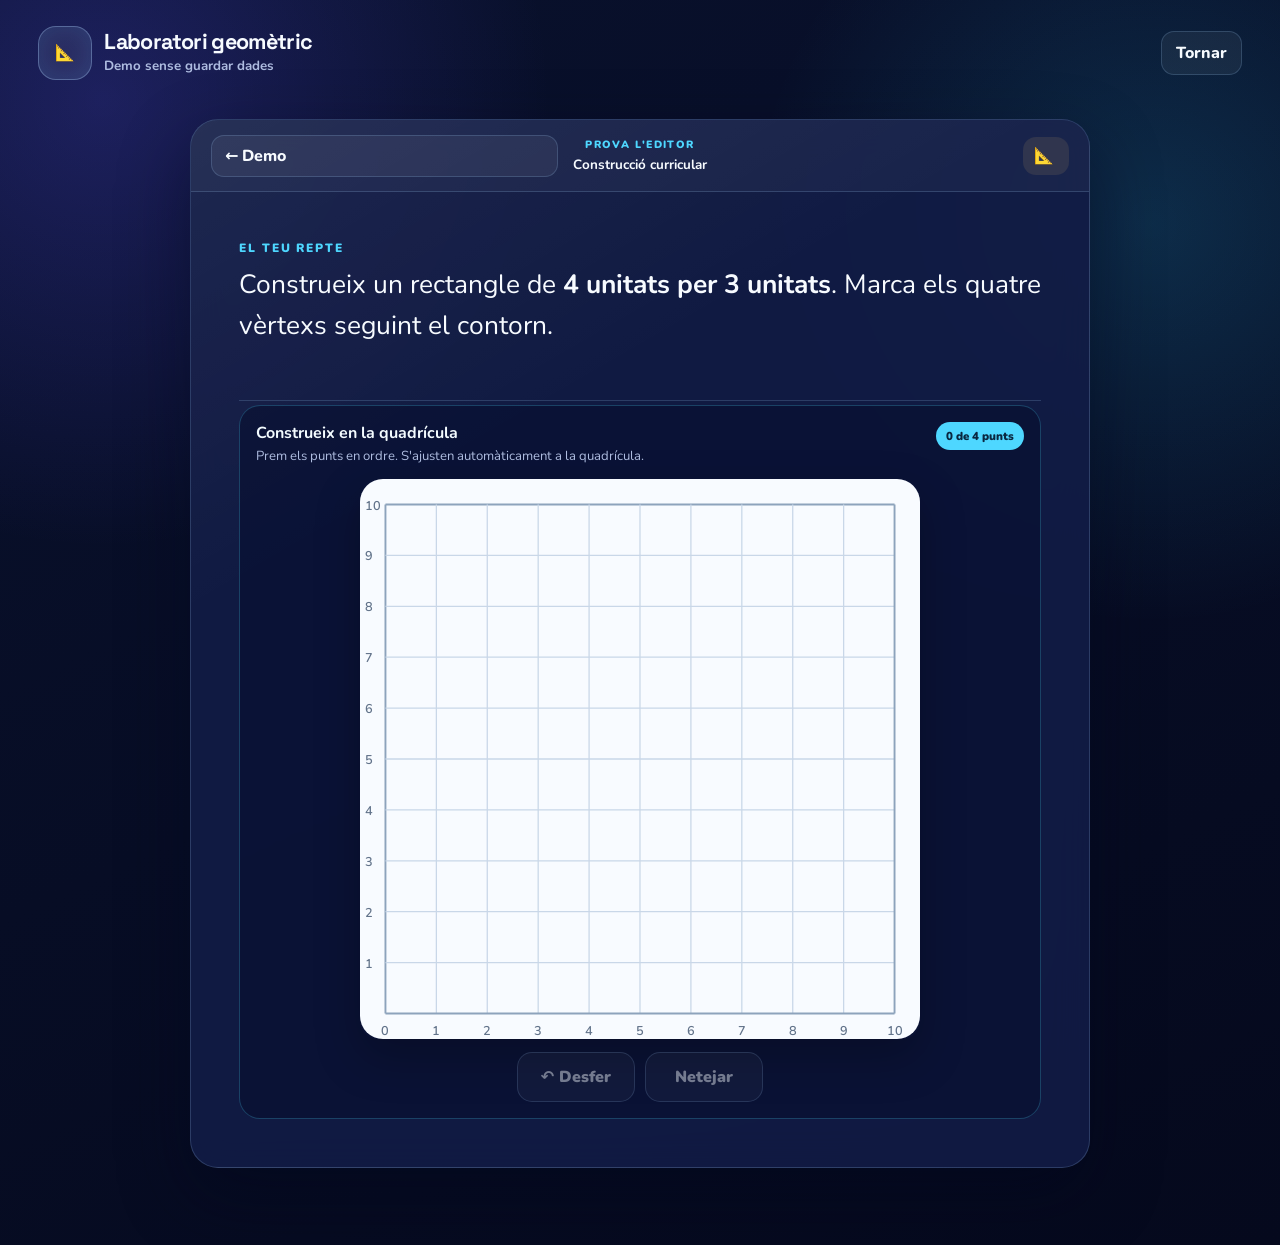
<file: demo-geometria.html>
<!doctype html>
<html lang="ca">
<head>
  <meta charset="utf-8">
  <meta name="viewport" content="width=device-width, initial-scale=1">
  <meta name="theme-color" content="#111a45">
  <title>Demo de geometria · Missió Mates</title>
  <link rel="preconnect" href="https://fonts.googleapis.com">
  <link rel="preconnect" href="https://fonts.gstatic.com" crossorigin>
  <link href="https://fonts.googleapis.com/css2?family=Nunito:wght@500;600;700;800;900&family=Space+Grotesk:wght@600;700&display=swap" rel="stylesheet">
  <link rel="stylesheet" href="styles.css?v=5">
  <script defer src="geometry-editor.js?v=1"></script>
</head>
<body class="theme-space">
  <main class="app-shell">
    <header class="topbar">
      <a class="brand" href="demo.html"><span class="brand-mark" aria-hidden="true">📐</span><span><strong>Laboratori geomètric</strong><small>Demo sense guardar dades</small></span></a>
      <a class="teacher-link" href="demo.html">Tornar</a>
    </header>
    <section class="exercise-screen">
      <article class="exercise-card game-card">
        <header class="exercise-header">
          <a class="back-button" href="demo.html">← Demo</a>
          <div class="exercise-meta"><span>PROVA L'EDITOR</span><strong>Construcció curricular</strong></div>
          <div class="help-counter">📐</div>
        </header>
        <div class="exercise-body">
          <div class="question-zone">
            <p class="eyebrow">EL TEU REPTE</p>
            <div class="question-content"><p>Construeix un rectangle de <strong>4 unitats per 3 unitats</strong>. Marca els quatre vèrtexs seguint el contorn.</p></div>
          </div>
          <section class="geometry-editor" aria-labelledby="geometryEditorTitle">
            <div class="geometry-editor-heading">
              <div><strong id="geometryEditorTitle">Construeix en la quadrícula</strong><span>Prem els punts en ordre. S'ajusten automàticament a la quadrícula.</span></div>
              <span id="geometryPointCount" class="geometry-point-count">0 de 4 punts</span>
            </div>
            <svg id="geometryCanvas" class="geometry-canvas" viewBox="0 0 440 440" role="application" tabindex="0"></svg>
            <div class="geometry-toolbar">
              <button id="geometryUndoButton" class="secondary-button compact" type="button">↶ Desfer</button>
              <button id="geometryClearButton" class="secondary-button compact" type="button">Netejar</button>
            </div>
          </section>
          <div id="demoResult" class="feedback-panel result-panel hidden"><span class="feedback-icon">✓</span><div><strong>Figura preparada</strong><p>En l'activitat real s'enviarien les coordenades i el professor veuria este mateix dibuix en seguiment.</p></div></div>
        </div>
      </article>
    </section>
  </main>
  <script>
    window.addEventListener("DOMContentLoaded", function () {
      window.GameGeometry.start({
        canvas: document.getElementById("geometryCanvas"),
        undoButton: document.getElementById("geometryUndoButton"),
        clearButton: document.getElementById("geometryClearButton"),
        counter: document.getElementById("geometryPointCount"),
        type: "POLYGON",
        config: { requiredPoints: 4, shape: "RECTANGLE", width: 4, height: 3 },
        onChange: function (change) { document.getElementById("demoResult").classList.toggle("hidden", !change.complete); }
      });
    });
  </script>
</body>
</html>
</file>
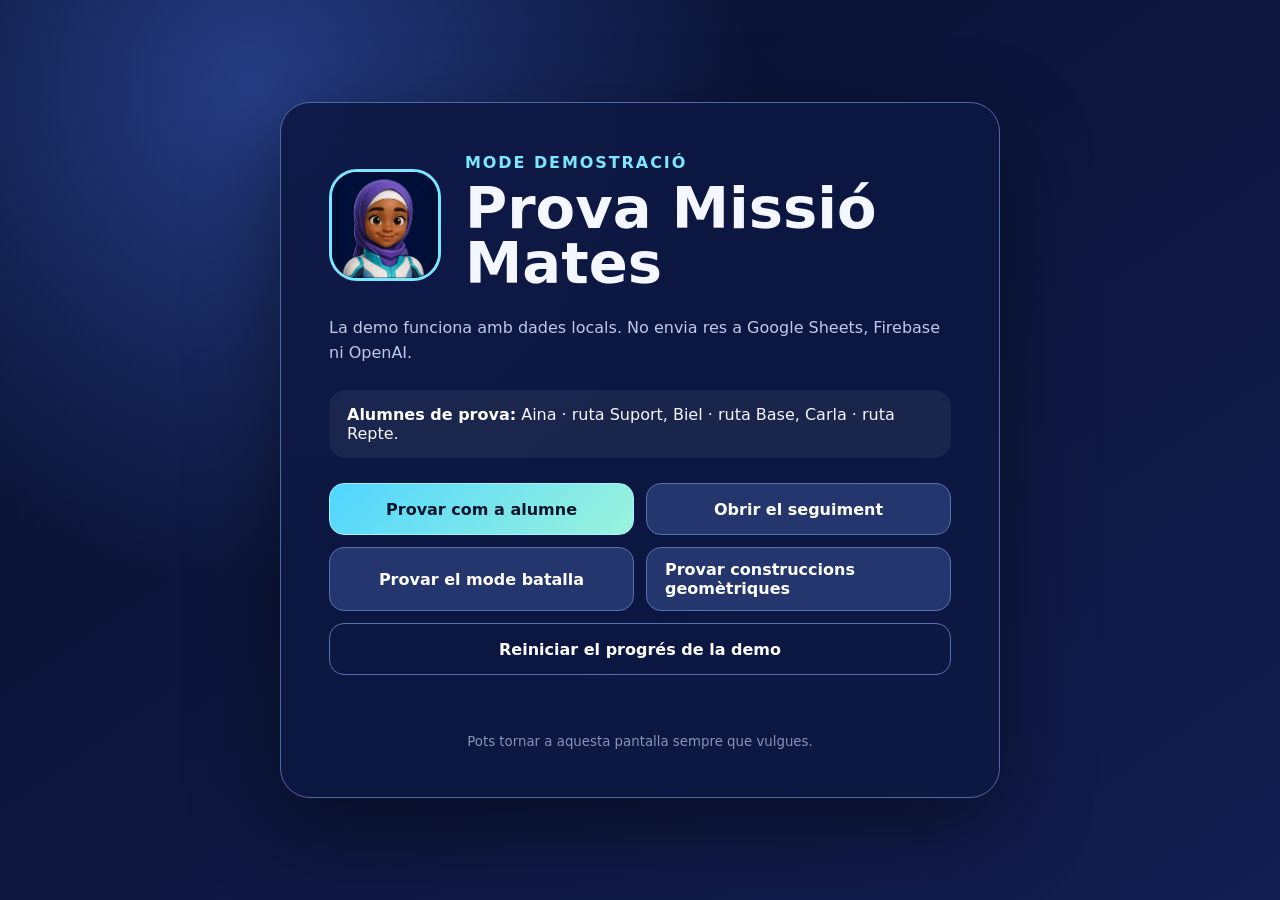
<file: demo.html>
<!doctype html>
<html lang="ca">
<head>
  <meta charset="utf-8">
  <meta name="viewport" content="width=device-width, initial-scale=1">
  <title>Demo · Missió Mates</title>
  <style>
    :root { color-scheme: dark; font-family: Inter, system-ui, sans-serif; }
    * { box-sizing: border-box; }
    body { min-height: 100vh; margin: 0; display: grid; place-items: center; padding: 24px; color: #f4f7ff; background: radial-gradient(circle at 20% 10%, #263d85, transparent 38%), linear-gradient(145deg, #07102d, #131d50); }
    main { width: min(720px, 100%); padding: clamp(25px, 5vw, 48px); border: 1px solid #5167a0; border-radius: 30px; background: rgba(13, 24, 66, .9); box-shadow: 0 30px 90px rgba(0,0,0,.45); }
    .header { display: grid; grid-template-columns: 112px 1fr; gap: 24px; align-items: center; }
    img { width: 112px; aspect-ratio: 1; border: 3px solid #7ee5ff; border-radius: 28px; object-fit: cover; }
    h1 { margin: 0 0 8px; font-size: clamp(2rem, 7vw, 3.6rem); line-height: .95; }
    p { color: #bdc9e8; line-height: 1.55; }
    .users { padding: 15px 18px; margin: 25px 0; border-radius: 17px; background: rgba(255,255,255,.06); }
    .users strong { color: #fff; }
    .actions { display: grid; grid-template-columns: 1fr 1fr; gap: 12px; }
    a, button { min-height: 52px; display: grid; place-items: center; padding: 12px 18px; border: 1px solid #5870ad; border-radius: 15px; color: white; background: #25366f; font: inherit; font-weight: 800; text-decoration: none; cursor: pointer; }
    a:first-child { color: #06152c; border-color: #a9f2ff; background: linear-gradient(135deg, #50d5ff, #9bf3dc); }
    button { grid-column: 1 / -1; background: transparent; }
    #status { min-height: 24px; margin: 13px 0 0; color: #9bf3dc; text-align: center; font-weight: 800; }
    small { display: block; margin-top: 22px; color: #8494bd; text-align: center; }
    @media (max-width: 560px) { .header { grid-template-columns: 1fr; text-align: center; } img { margin: auto; } .actions { grid-template-columns: 1fr; } button { grid-column: auto; } }
  </style>
</head>
<body>
  <main>
    <div class="header">
      <img src="IMG/avatar-13.png" alt="Avatar de Missió Mates">
      <div>
        <p style="margin:0 0 7px;color:#7ee5ff;font-weight:900;letter-spacing:.12em">MODE DEMOSTRACIÓ</p>
        <h1>Prova Missió Mates</h1>
      </div>
    </div>
    <p>La demo funciona amb dades locals. No envia res a Google Sheets, Firebase ni OpenAI.</p>
    <div class="users">
      <strong>Alumnes de prova:</strong> Aina · ruta Suport, Biel · ruta Base, Carla · ruta Repte.
    </div>
    <div class="actions">
      <a href="index.html?demo=1">Provar com a alumne</a>
      <a href="seguiment.html?demo=1">Obrir el seguiment</a>
      <a href="index.html?demo=1&amp;battle=1">Provar el mode batalla</a>
      <a href="demo-geometria.html">Provar construccions geomètriques</a>
      <button id="resetDemo" type="button">Reiniciar el progrés de la demo</button>
    </div>
    <p id="status" aria-live="polite"></p>
    <small>Pots tornar a aquesta pantalla sempre que vulgues.</small>
  </main>
  <script>
    document.getElementById("resetDemo").addEventListener("click", function () {
      localStorage.removeItem("gamificacio-demo-state-v3");
      document.getElementById("status").textContent = "Demo reiniciada correctament.";
    });
  </script>
</body>
</html>
</file>
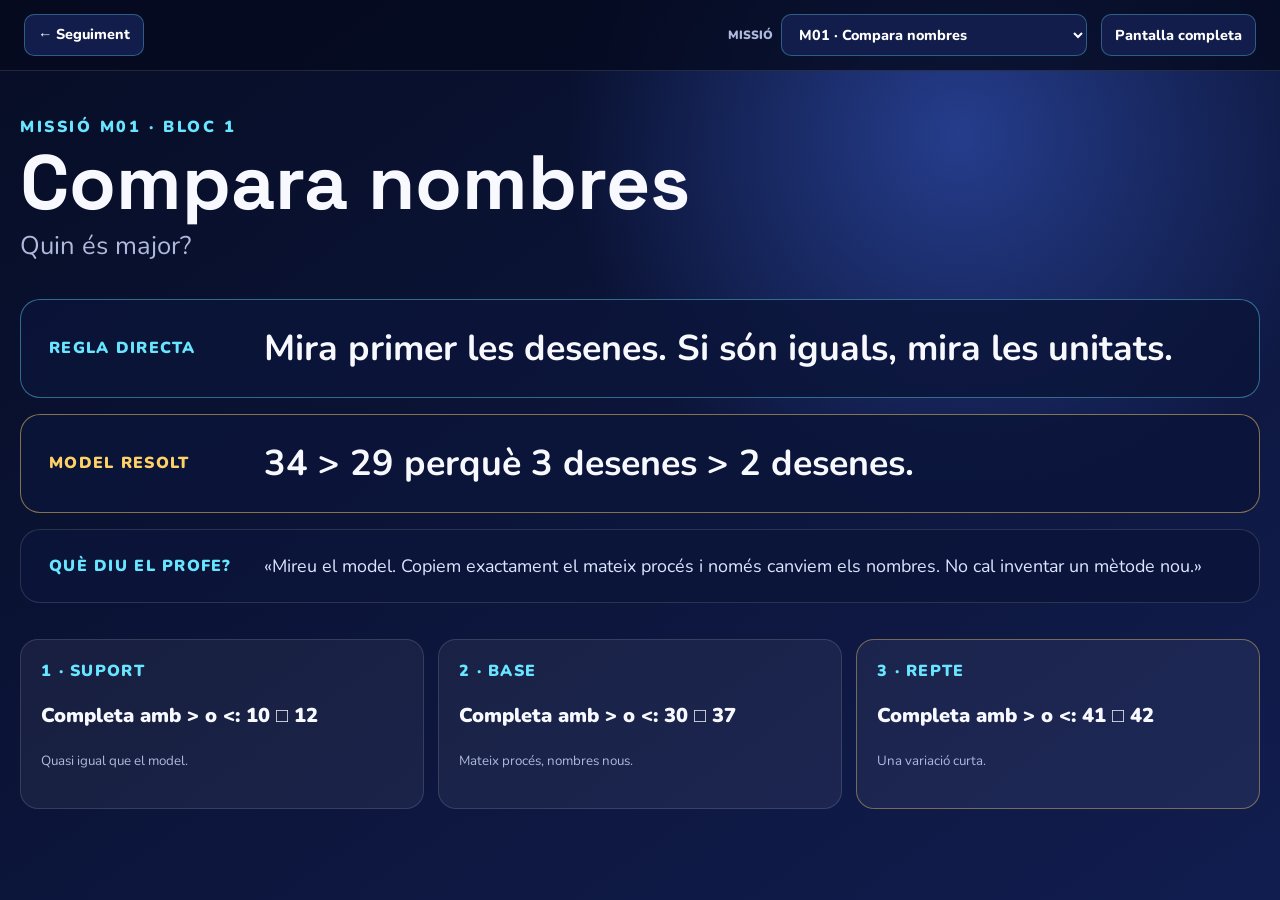
<file: presentacio.html>
<!doctype html>
<html lang="ca">
<head>
  <meta charset="utf-8">
  <meta name="viewport" content="width=device-width,initial-scale=1">
  <meta name="theme-color" content="#08112f">
  <title>Explicació de la missió · Missió Base</title>
  <link rel="preconnect" href="https://fonts.googleapis.com">
  <link rel="preconnect" href="https://fonts.gstatic.com" crossorigin>
  <link href="https://fonts.googleapis.com/css2?family=Nunito:wght@700;800;900&family=Space+Grotesk:wght@700&display=swap" rel="stylesheet">
  <link rel="stylesheet" href="presentacio.css?v=1">
  <script defer src="reforc-core.js?v=1"></script>
  <script defer src="presentacio.js?v=1"></script>
</head>
<body>
  <header><a href="seguiment.html">← Seguiment</a><label>Missió <select id="missionSelect"></select></label><button id="fullscreenButton" type="button">Pantalla completa</button></header>
  <main>
    <p id="missionCode" class="eyebrow">MISSIÓ</p>
    <h1 id="missionTitle">Carregant…</h1>
    <p id="missionSubtitle" class="subtitle"></p>
    <section class="rule-card"><span>REGLA DIRECTA</span><strong id="missionRule"></strong></section>
    <section class="model-card"><span>MODEL RESOLT</span><strong id="missionExample"></strong></section>
    <section class="teacher-script"><span>QUÈ DIU EL PROFE?</span><p>«Mireu el model. Copiem exactament el mateix procés i només canviem els nombres. No cal inventar un mètode nou.»</p></section>
    <div class="phase-examples">
      <article><span>1 · SUPORT</span><p id="supportExample"></p><small>Quasi igual que el model.</small></article>
      <article><span>2 · BASE</span><p id="baseExample"></p><small>Mateix procés, nombres nous.</small></article>
      <article><span>3 · REPTE</span><p id="challengeExample"></p><small>Una variació curta.</small></article>
    </div>
  </main>
</body>
</html>
</file>
<file: styles.css>
:root {
  color-scheme: dark;
  --font-body: "Nunito", system-ui, -apple-system, BlinkMacSystemFont, "Segoe UI", sans-serif;
  --font-display: "Space Grotesk", "Nunito", sans-serif;
  --bg: #09112d;
  --bg-deep: #05091d;
  --panel: rgba(18, 28, 70, 0.91);
  --panel-soft: rgba(30, 44, 94, 0.72);
  --panel-solid: #151f4f;
  --stroke: rgba(166, 211, 255, 0.19);
  --stroke-strong: rgba(166, 211, 255, 0.36);
  --text: #f7fbff;
  --muted: #aebce0;
  --primary: #6f7cff;
  --primary-2: #4ed7ff;
  --accent: #ffcc66;
  --good: #4ee19b;
  --warning: #ffb65c;
  --danger: #ff6f91;
  --shadow: 0 28px 70px rgba(1, 6, 28, 0.46);
  --radius-xl: 28px;
  --radius-lg: 21px;
  --radius-md: 15px;
  --safe-bottom: env(safe-area-inset-bottom, 0px);
}

* { box-sizing: border-box; }

html { min-height: 100%; }

body {
  min-height: 100vh;
  margin: 0;
  overflow-x: hidden;
  background:
    radial-gradient(circle at 8% 8%, rgba(94, 83, 255, 0.24), transparent 28rem),
    radial-gradient(circle at 90% 18%, rgba(44, 204, 255, 0.16), transparent 25rem),
    linear-gradient(155deg, var(--bg) 0%, var(--bg-deep) 100%);
  color: var(--text);
  font-family: var(--font-body);
  transition: background 500ms ease;
}

body.theme-city {
  --bg: #10273a;
  --bg-deep: #071924;
  --panel: rgba(17, 51, 64, 0.92);
  --panel-soft: rgba(36, 79, 83, 0.72);
  --stroke: rgba(144, 244, 211, 0.20);
  --stroke-strong: rgba(144, 244, 211, 0.38);
  --primary: #10b981;
  --primary-2: #4de3c1;
  --accent: #ffd166;
}

body.theme-expedition {
  --bg: #173420;
  --bg-deep: #0a1e18;
  --panel: rgba(31, 62, 48, 0.93);
  --panel-soft: rgba(59, 92, 63, 0.70);
  --stroke: rgba(255, 226, 151, 0.19);
  --stroke-strong: rgba(255, 226, 151, 0.38);
  --primary: #e7793f;
  --primary-2: #ffc45c;
  --accent: #ffe29a;
}

/* Cada trimestre conserva el seu món, però cada sector canvia els accents. */
body[data-sector-visual="orbital"] { --primary: #6f7cff; --primary-2: #4ed7ff; }
body[data-sector-visual="moon"] { --primary: #9ca9d9; --primary-2: #eef3ff; --accent: #ffd983; }
body[data-sector-visual="nebula"] { --primary: #b66cff; --primary-2: #ff7edb; --accent: #82f6ff; }
body[data-sector-visual="fraction"] { --primary: #3f8cff; --primary-2: #66f0df; --accent: #ffd05d; }
body[data-sector-visual="power"] { --primary: #ff8a45; --primary-2: #ffe66d; --accent: #fff3b0; }
body[data-sector-visual="algebra"] { --primary: #19c69a; --primary-2: #67f5d0; }
body[data-sector-visual="metro"] { --primary: #1fb6d5; --primary-2: #78f0ff; --accent: #ffd166; }
body[data-sector-visual="market"] { --primary: #60c45b; --primary-2: #b6ef72; --accent: #ffe08a; }
body[data-sector-visual="percent"] { --primary: #f28d35; --primary-2: #ffd166; --accent: #fff0a8; }
body[data-sector-visual="factory"] { --primary: #8392a5; --primary-2: #50e3c2; --accent: #ffca57; }
body[data-sector-visual="jungle"] { --primary: #3fbf71; --primary-2: #9bea72; --accent: #ffe08a; }
body[data-sector-visual="canyon"] { --primary: #e5793f; --primary-2: #ffc05c; --accent: #ffe3a3; }
body[data-sector-visual="temple"] { --primary: #c58a47; --primary-2: #f3d182; --accent: #fff0b5; }
body[data-sector-visual="islands"] { --primary: #2eb8a6; --primary-2: #74e7da; --accent: #ffd670; }
body[data-sector-visual="treasure"] { --primary: #d49331; --primary-2: #ffd45e; --accent: #fff3aa; }

button, select, textarea, input { font: inherit; }
button, a { -webkit-tap-highlight-color: transparent; }
a { color: inherit; }
button:focus-visible, select:focus-visible, textarea:focus-visible, input:focus-visible, a:focus-visible {
  outline: 3px solid var(--accent);
  outline-offset: 3px;
}

.hidden { display: none !important; }
.world { position: fixed; inset: 0; z-index: -1; overflow: hidden; pointer-events: none; }
.world::before {
  content: "";
  position: absolute;
  inset: 0;
  opacity: .38;
  background-image:
    radial-gradient(circle, white 0 1px, transparent 1.5px),
    radial-gradient(circle, rgba(126, 210, 255, .8) 0 1px, transparent 1.5px);
  background-position: 0 0, 38px 54px;
  background-size: 92px 92px, 137px 137px;
  mask-image: linear-gradient(to bottom, black, transparent 82%);
}

.theme-city .world::before {
  opacity: .18;
  background-image: linear-gradient(rgba(137, 255, 219, .3) 1px, transparent 1px), linear-gradient(90deg, rgba(137, 255, 219, .3) 1px, transparent 1px);
  background-size: 44px 44px;
}

.theme-expedition .world::before {
  opacity: .22;
  background-image: radial-gradient(circle, #ffe19a 0 1px, transparent 1.6px);
  background-size: 70px 70px;
}

.star { position: absolute; width: 4px; height: 4px; border-radius: 50%; background: #fff; box-shadow: 0 0 12px #fff; animation: twinkle 3.2s ease-in-out infinite; }
.star-a { top: 17%; left: 19%; }
.star-b { top: 31%; right: 16%; animation-delay: -1.1s; }
.star-c { top: 72%; left: 8%; animation-delay: -2.1s; }
.planet { position: absolute; border-radius: 50%; filter: blur(.2px); opacity: .48; }
.planet-a { width: 240px; height: 240px; right: -95px; top: 14%; background: radial-gradient(circle at 35% 30%, #78e5ff, #5d55ee 55%, #25245e 72%); box-shadow: 0 0 80px rgba(79, 193, 255, .22); }
.planet-a::after { content: ""; position: absolute; width: 130%; height: 28%; left: -15%; top: 43%; border: 9px solid rgba(198, 230, 255, .5); border-radius: 50%; transform: rotate(-14deg); }
.planet-b { width: 82px; height: 82px; left: 4%; bottom: 13%; background: linear-gradient(145deg, #ffc76a, #ff735d); }
.cloud { display: none; }

.theme-city .planet-a { border-radius: 18px 18px 0 0; width: 200px; height: 330px; right: -40px; bottom: 0; top: auto; background: repeating-linear-gradient(90deg, transparent 0 25px, rgba(59, 239, 194, .12) 25px 34px), linear-gradient(#214e5d, #0f2c3a); box-shadow: none; }
.theme-city .planet-a::after { border: 0; width: 140%; height: 30%; left: -40%; top: auto; bottom: 0; border-radius: 0; background: linear-gradient(90deg, #173d4b, #286d6d); }
.theme-city .planet-b { border-radius: 12px 12px 0 0; width: 140px; height: 220px; left: 2%; bottom: 0; background: linear-gradient(#225368, #173745); }

.theme-expedition .planet { display: none; }
.theme-expedition .cloud { display: block; position: absolute; width: 360px; height: 150px; border-radius: 50%; filter: blur(26px); opacity: .18; background: #f9d891; }
.theme-expedition .cloud-a { top: 10%; right: -100px; }
.theme-expedition .cloud-b { bottom: 10%; left: -100px; }

.app-shell { width: min(1500px, 100%); min-height: 100vh; margin: 0 auto; padding: 20px clamp(16px, 3vw, 42px) calc(32px + var(--safe-bottom)); }
.topbar { min-height: 66px; display: flex; align-items: center; justify-content: space-between; gap: 20px; margin-bottom: 24px; }
.brand { display: inline-flex; align-items: center; gap: 12px; text-decoration: none; }
.brand-mark { width: 54px; height: 54px; display: grid; place-items: center; color: var(--primary-2); border: 1px solid var(--stroke-strong); border-radius: 18px; background: rgba(255,255,255,.07); box-shadow: inset 0 0 24px rgba(93, 185, 255, .13); }
.brand-mark svg { width: 40px; height: 40px; overflow: visible; }
.brand strong { display: block; font: 700 1.35rem/1 var(--font-display); letter-spacing: -.03em; }
.brand small { display: block; color: var(--muted); margin-top: 5px; font-weight: 700; }
.top-actions { display: flex; align-items: center; gap: 10px; }
.teacher-link, .icon-button, .mini-button, .back-button { border: 1px solid var(--stroke); color: var(--text); background: rgba(255,255,255,.055); text-decoration: none; border-radius: 13px; font-weight: 800; cursor: pointer; transition: transform .2s ease, background .2s ease, border-color .2s ease; }
.teacher-link { padding: 10px 14px; }
.icon-button { width: 43px; height: 43px; }
.mini-button { padding: 8px 11px; font-size: .82rem; margin-left: auto; }
.back-button { padding: 9px 13px; }
.teacher-link:hover, .icon-button:hover, .mini-button:hover, .back-button:hover { transform: translateY(-2px); background: rgba(255,255,255,.11); border-color: var(--stroke-strong); }

.setup-notice { display: flex; align-items: center; justify-content: center; flex-wrap: wrap; gap: 7px 14px; padding: 12px 18px; margin: -8px 0 18px; border: 1px solid rgba(255, 201, 102, .42); border-radius: 14px; background: rgba(96, 65, 17, .64); color: #fff1cf; }
.setup-notice a { font-weight: 900; }
.screen { min-height: calc(100vh - 126px); }
.game-card { border: 1px solid var(--stroke); background: linear-gradient(150deg, rgba(255,255,255,.055), transparent 32%), var(--panel); box-shadow: var(--shadow); backdrop-filter: blur(18px); }

.login-screen { display: grid; grid-template-columns: minmax(320px, 560px) minmax(340px, 1fr); gap: clamp(28px, 7vw, 110px); align-items: center; padding: 2vh 4vw 8vh; }
.login-card { position: relative; padding: clamp(28px, 5vw, 54px); border-radius: var(--radius-xl); overflow: hidden; }
.login-card::before { content: ""; position: absolute; width: 220px; height: 220px; right: -90px; top: -90px; border: 1px solid var(--stroke-strong); border-radius: 50%; box-shadow: 0 0 0 35px rgba(255,255,255,.02), 0 0 0 70px rgba(255,255,255,.015); }
.mission-patch { position: relative; width: 82px; height: 82px; display: grid; place-items: center; margin-bottom: 26px; border-radius: 25px; background: linear-gradient(145deg, var(--primary), #2d3d9a); box-shadow: 0 15px 30px rgba(13, 25, 84, .35); }
.patch-ring { position: absolute; inset: 8px; border: 1px dashed rgba(255,255,255,.55); border-radius: 20px; animation: slow-spin 18s linear infinite; }
.patch-icon { font-size: 2.35rem; transform: rotate(-7deg); }
.eyebrow { margin: 0 0 8px; color: var(--primary-2); font-size: .75rem; font-weight: 900; letter-spacing: .16em; text-transform: uppercase; }
.login-card h1 { max-width: 430px; margin: 0; font: 700 clamp(2.3rem, 5.4vw, 4.6rem)/.96 var(--font-display); letter-spacing: -.065em; }
.login-copy { max-width: 430px; color: var(--muted); font-size: 1.08rem; line-height: 1.55; }
.login-form { display: grid; gap: 11px; margin-top: 28px; }
.login-form label { font-weight: 900; font-size: .92rem; }
.select-wrap { position: relative; }
.select-wrap::after { content: "⌄"; position: absolute; right: 17px; top: 50%; transform: translateY(-55%); pointer-events: none; color: var(--primary-2); font-size: 1.4rem; }
select, textarea, input { width: 100%; border: 1px solid var(--stroke-strong); color: var(--text); background: rgba(5, 11, 35, .58); border-radius: var(--radius-md); }
select { min-height: 54px; padding: 0 48px 0 16px; appearance: none; font-weight: 800; }
select option { color: #111a45; background: white; }
.primary-button, .secondary-button, .danger-button { min-height: 50px; display: inline-flex; align-items: center; justify-content: center; gap: 12px; border: 0; border-radius: var(--radius-md); padding: 0 19px; font-weight: 900; cursor: pointer; transition: transform .18s ease, filter .18s ease, box-shadow .18s ease; }
.primary-button { color: #08102c; background: linear-gradient(135deg, var(--primary-2), #87f0ff); box-shadow: 0 12px 30px rgba(64, 208, 255, .21); }
.primary-button:hover:not(:disabled), .secondary-button:hover:not(:disabled), .danger-button:hover:not(:disabled) { transform: translateY(-2px); filter: brightness(1.08); }
.primary-button:active:not(:disabled), .secondary-button:active:not(:disabled), .danger-button:active:not(:disabled) { transform: translateY(0); }
.primary-button:disabled, .secondary-button:disabled { opacity: .45; cursor: not-allowed; box-shadow: none; }
.primary-button.compact { min-height: 43px; padding-inline: 17px; }
.secondary-button { color: var(--text); border: 1px solid var(--stroke-strong); background: rgba(255,255,255,.075); }
.danger-button { color: white; background: #a93a5c; }
.login-form .primary-button { margin-top: 5px; min-height: 58px; }
.login-status { display: flex; gap: 9px; align-items: center; margin-top: 19px; color: var(--muted); font-size: .86rem; }
.status-dot { width: 9px; height: 9px; border-radius: 50%; background: var(--warning); box-shadow: 0 0 14px currentColor; }
.status-dot.online { background: var(--good); }
.status-dot.error { background: var(--danger); }

.launch-visual { position: relative; min-height: min(620px, 70vh); display: grid; place-items: center; }
.launch-visual::before { content: ""; position: absolute; width: min(36vw, 500px); height: min(36vw, 500px); border-radius: 50%; background: radial-gradient(circle, rgba(85, 215, 255, .18), rgba(84, 83, 238, .08) 45%, transparent 67%); filter: blur(6px); }
.launch-orbit { position: absolute; border: 1px solid rgba(151, 219, 255, .25); border-radius: 50%; transform: rotate(-18deg); }
.orbit-one { width: min(36vw, 480px); height: min(18vw, 240px); }
.orbit-two { width: min(27vw, 360px); height: min(13vw, 170px); transform: rotate(38deg); }
.mascot { position: relative; z-index: 2; width: 170px; height: 210px; display: flex; align-items: center; flex-direction: column; filter: drop-shadow(0 28px 25px rgba(0,0,0,.35)); }
.mascot-antenna { width: 9px; height: 34px; background: #becaff; border-radius: 8px; position: relative; }
.mascot-antenna::before { content: ""; position: absolute; width: 19px; height: 19px; border-radius: 50%; left: -5px; top: -8px; background: var(--accent); box-shadow: 0 0 22px var(--accent); }
.mascot-face { width: 132px; height: 91px; display: flex; align-items: center; justify-content: center; gap: 27px; border: 10px solid #dce4ff; border-radius: 45px 45px 35px 35px; background: #1a2456; box-shadow: inset 0 0 26px rgba(78,215,255,.2); }
.mascot-face i { width: 15px; height: 20px; border-radius: 50%; background: var(--primary-2); box-shadow: 0 0 14px var(--primary-2); }
.mascot-face b { position: absolute; top: 84px; width: 32px; height: 12px; border-bottom: 4px solid var(--accent); border-radius: 50%; }
.mascot-body { width: 116px; height: 93px; display: grid; place-items: center; margin-top: 3px; border-radius: 25px 25px 40px 40px; color: #263167; background: linear-gradient(#f7f9ff, #aebcff); font: 900 2.4rem var(--font-display); }
.mascot-float { animation: mascot-float 4.2s ease-in-out infinite; }
.launch-platform { position: absolute; bottom: 12%; width: min(25vw, 350px); height: 42px; border-radius: 50%; background: radial-gradient(ellipse, rgba(90, 228, 255, .45), rgba(96, 83, 255, .12) 58%, transparent 72%); filter: blur(3px); }
.launch-visual > p { position: absolute; bottom: 2%; display: flex; flex-direction: column; align-items: center; gap: 3px; color: var(--muted); letter-spacing: .08em; }
.launch-visual > p strong { color: var(--primary-2); font-size: .78rem; }
.launch-visual > p span { font-size: .82rem; }

.mission-screen { display: grid; grid-template-columns: 315px minmax(0, 1fr); gap: 22px; align-items: start; }
.player-panel, .journey-panel, .exercise-card { border-radius: var(--radius-xl); }
.player-panel { position: sticky; top: 18px; padding: 22px; }
.player-heading { display: flex; align-items: center; gap: 13px; padding-bottom: 20px; border-bottom: 1px solid var(--stroke); }
.player-avatar { width: 56px; height: 56px; flex: 0 0 56px; padding: 0; border: 2px solid rgba(255,255,255,.28); border-radius: 19px; background-color: #24316c; cursor: pointer; box-shadow: 0 8px 18px rgba(0,0,0,.25); }
.avatar-sprite { background-repeat: no-repeat; background-size: cover; background-position: center; }
.avatar-sprite.avatar-locked { display: grid; place-items: center; background-image: none; background-color: #202b61; color: #8feaff; font: 900 1.8rem/1 var(--font-display); text-shadow: 0 0 18px rgba(78, 215, 255, .75); }
.avatar-01 { background-image: url("IMG/avatar-01.png"); }
.avatar-02 { background-image: url("IMG/avatar-02.png"); }
.avatar-03 { background-image: url("IMG/avatar-03.png"); }
.avatar-04 { background-image: url("IMG/avatar-04.png"); }
.avatar-05 { background-image: url("IMG/avatar-05.png"); }
.avatar-06 { background-image: url("IMG/avatar-06.png"); }
.avatar-07 { background-image: url("IMG/avatar-07.png"); }
.avatar-08 { background-image: url("IMG/avatar-08.png"); }
.avatar-09 { background-image: url("IMG/avatar-09.png"); }
.avatar-10 { background-image: url("IMG/avatar-10.png"); }
.avatar-11 { background-image: url("IMG/avatar-11.png"); }
.avatar-12 { background-image: url("IMG/avatar-12.png"); }
.avatar-13 { background-image: url("IMG/avatar-13.png"); }
.avatar-14 { background-image: url("IMG/avatar-14.png"); }
.avatar-15 { background-image: url("IMG/avatar-15.png"); }
.player-heading h2 { margin: 2px 0 0; font: 700 1.18rem var(--font-display); }
.player-heading .eyebrow { margin: 0; }
.stats-grid { display: grid; grid-template-columns: 1fr 1fr; gap: 10px; margin: 18px 0; }
.stat-box { padding: 13px; border: 1px solid var(--stroke); border-radius: var(--radius-md); background: rgba(255,255,255,.045); }
.stat-box span { display: block; color: var(--muted); font-size: .78rem; font-weight: 800; }
.stat-box strong { display: block; margin-top: 4px; font: 700 1.5rem var(--font-display); }
.progress-block { margin: 21px 0; }
.progress-label { display: flex; justify-content: space-between; gap: 10px; margin-bottom: 8px; color: var(--muted); font-size: .82rem; font-weight: 800; }
.progress-label strong { color: var(--text); }
.progress-track, .goal-beam { height: 11px; overflow: hidden; border-radius: 20px; background: rgba(0,0,0,.25); box-shadow: inset 0 1px 4px rgba(0,0,0,.38); }
.progress-track span, .goal-beam span { display: block; width: 0; height: 100%; border-radius: inherit; background: linear-gradient(90deg, var(--primary), var(--primary-2)); box-shadow: 0 0 15px rgba(78, 215, 255, .5); transition: width .6s cubic-bezier(.2,.8,.2,1); }
.badge-shelf, .class-goal { padding-top: 18px; border-top: 1px solid var(--stroke); }
.panel-title { display: flex; justify-content: space-between; align-items: center; gap: 12px; }
.panel-title h3 { margin: 0; font-size: .9rem; }
.panel-title > span { min-width: 26px; padding: 3px 7px; border-radius: 20px; color: var(--primary-2); background: rgba(78,215,255,.09); text-align: center; font-size: .74rem; font-weight: 900; }
.badge-list { min-height: 52px; display: flex; flex-wrap: wrap; gap: 9px; align-items: center; margin: 13px 0 20px; }
.badge-chip { position: relative; width: 48px; height: 48px; display: grid; place-items: center; border: 1px solid var(--stroke-strong); border-radius: 50%; background-color: rgba(255,255,255,.065); font-size: 1.42rem; cursor: help; }
.badge-image { background-position: center; background-repeat: no-repeat; background-size: cover; }
.badge-primer-pas { background-image: url("IMG/insignies/primer-pas.png"); }
.badge-ajuda-bona { background-image: url("IMG/insignies/ajuda-bona.png"); }
.badge-pas-a-pas { background-image: url("IMG/insignies/pas-a-pas.png"); }
.badge-no-rendir { background-image: url("IMG/insignies/no-rendir.png"); }
.badge-ratxa-3 { background-image: url("IMG/insignies/ratxa-3.png"); }
.badge-missio-completa { background-image: url("IMG/insignies/missio-completa.png"); }
.badge-repte-extra { background-image: url("IMG/insignies/repte-extra.png"); }
.badge-arena { background-image: url("IMG/insignies/arena.png"); }
.badge-sorpresa-arena { background-image: url("IMG/insignies/sorpresa-arena.png"); }
.badge-repeat-count,.profile-badge-count{position:absolute;right:-5px;top:-5px;display:grid;place-items:center;min-width:22px;height:22px;padding:0 4px;border:2px solid #17204f;border-radius:50px;color:#251505;background:#ffd166;font:900 .66rem Nunito,sans-serif;box-shadow:0 4px 10px rgba(0,0,0,.35)}
.empty-mini { color: var(--muted); font-size: .78rem; }
.class-goal { margin-top: 2px; }
.goal-visual { display: grid; grid-template-columns: 50px 1fr; align-items: center; gap: 9px; margin-top: 13px; }
.goal-core { width: 50px; height: 50px; display: grid; place-items: center; border: 3px solid rgba(255,255,255,.15); border-radius: 50%; background: radial-gradient(circle, var(--accent), #ff8057); box-shadow: 0 0 20px rgba(255, 194, 87, .3); }
.goal-core span { color: #261812; font-size: .67rem; font-weight: 900; }
.class-goal p { margin: 10px 0 0; color: var(--muted); font-size: .76rem; line-height: 1.35; }

.journey-panel { min-height: calc(100vh - 132px); padding: clamp(20px, 3vw, 34px); overflow: hidden; }
.journey-header { display: flex; justify-content: space-between; gap: 28px; align-items: flex-start; }
.journey-header h1 { margin: 0; font: 700 clamp(2rem, 4vw, 3.7rem)/1 var(--font-display); letter-spacing: -.055em; }
.journey-header p:not(.eyebrow) { max-width: 620px; margin: 11px 0 0; color: var(--muted); }
.route-legend { display: flex; flex-wrap: wrap; justify-content: flex-end; gap: 10px 14px; color: var(--muted); font-size: .72rem; font-weight: 800; }
.route-legend span { display: inline-flex; align-items: center; gap: 5px; }
.route-legend i { width: 9px; height: 9px; border-radius: 50%; }
.route-legend .done { background: var(--good); }
.route-legend .current { background: var(--primary-2); box-shadow: 0 0 9px var(--primary-2); }
.route-legend .locked { background: #657094; }
.mission-map { position: relative; min-height: 430px; margin: 28px -10px 20px; padding: 28px clamp(18px, 4vw, 65px); }
.mission-map::before { content: ""; position: absolute; left: 9%; right: 9%; top: 49%; height: 5px; border-radius: 10px; background: repeating-linear-gradient(90deg, rgba(123, 175, 255, .24) 0 13px, transparent 13px 25px); transform: rotate(-5deg); }
.mission-node { --node-y: 0px; position: absolute; left: var(--node-x); top: calc(50% + var(--node-y)); width: 118px; transform: translate(-50%, -50%); border: 0; background: none; color: inherit; cursor: pointer; text-align: center; }
.node-orb { position: relative; width: 78px; height: 78px; display: grid; place-items: center; margin: 0 auto 10px; border: 2px solid var(--stroke-strong); border-radius: 50%; color: #dbe3ff; background: linear-gradient(145deg, #29366f, #18214e); box-shadow: 0 13px 24px rgba(0,0,0,.25); font-size: 1.7rem; transition: transform .25s ease, box-shadow .25s ease; }
.mission-node:hover:not(:disabled) .node-orb { transform: scale(1.08) translateY(-3px); }
.mission-node strong { display: block; font-size: .79rem; line-height: 1.12; }
.mission-node small { display: block; margin-top: 4px; color: var(--muted); font-size: .68rem; }
.mission-node.progress-completed .node-orb { color: #fff0c9; border-color: rgba(255, 217, 131, .55); background: linear-gradient(145deg, #5d5278, #39345d); }
.mission-node.progress-mastered .node-orb { color: #0e3a2d; border-color: rgba(78,225,155,.6); background: linear-gradient(145deg, #88f5c4, #3bd492); }
.mission-node.current .node-orb { color: #081c31; border-color: #c6f5ff; background: linear-gradient(145deg, #c4f8ff, var(--primary-2)); box-shadow: 0 0 0 10px rgba(78,215,255,.08), 0 0 30px rgba(78,215,255,.48); animation: current-pulse 2.2s ease-in-out infinite; }
.mission-node.current::after { content: "ARA"; display: inline-block; margin-top: 7px; padding: 3px 7px; border-radius: 20px; color: #071b2b; background: var(--accent); font-size: .58rem; font-weight: 900; letter-spacing: .09em; }
.mission-node.locked { cursor: not-allowed; opacity: .52; }
.mission-node.locked .node-orb { filter: grayscale(.65); }
.map-avatar { position: absolute; z-index: 3; left: var(--avatar-x); top: calc(50% + var(--avatar-y)); width: 48px; height: 48px; display: block; transform: translate(-50%, -130%); border: 3px solid white; border-radius: 50%; background-color: #26326c; box-shadow: 0 9px 20px rgba(0,0,0,.35); animation: avatar-hop 2.4s ease-in-out infinite; transition: left .7s ease, top .7s ease; }
.current-mission-summary { display: grid; grid-template-columns: auto 1fr auto; align-items: center; gap: 17px; padding: 18px 20px; border: 1px solid var(--stroke); border-radius: var(--radius-lg); background: rgba(255,255,255,.05); }
.summary-icon { width: 57px; height: 57px; display: grid; place-items: center; border-radius: 18px; background: rgba(78,215,255,.1); font-size: 1.8rem; }
.current-mission-summary h2 { margin: 0; font: 700 1.15rem var(--font-display); }
.current-mission-summary p:not(.eyebrow) { margin: 5px 0 0; color: var(--muted); font-size: .82rem; }
.current-mission-summary .eyebrow { margin: 0 0 3px; }

.exercise-screen { display: grid; place-items: start center; padding: 1vh 0 5vh; }
.diagnostic-screen { display: grid; place-items: start center; padding: 2vh 0 5vh; }
.diagnostic-card { width: min(720px, 100%); padding: clamp(24px, 5vw, 46px); border-radius: var(--radius-lg); }
.diagnostic-card h1 { margin: 0 0 8px; font: 700 clamp(1.65rem, 4vw, 2.25rem) var(--font-display); }
.diagnostic-card > p:not(.eyebrow) { color: var(--muted); }
.diagnostic-progress { margin: 28px 0 10px; color: var(--primary-2) !important; font-weight: 900; }
.diagnostic-card .question-content { min-height: 90px; padding: 14px 0 24px; }
.diagnostic-form { display: grid; gap: 11px; }
.diagnostic-form label { font-weight: 900; }
.diagnostic-form input { width: 100%; min-height: 54px; padding: 12px 15px; border: 1px solid var(--stroke-strong); border-radius: var(--radius-md); background: rgba(4,11,38,.45); color: #fff; font: inherit; }
.diagnostic-form .primary-button { justify-self: start; margin-top: 7px; }
.diagnostic-hint { margin: 0 0 20px; padding: 13px 15px; border: 1px solid rgba(255,203,102,.42); border-radius: var(--radius-md); background: rgba(255,203,102,.1); }
.diagnostic-message { margin-top: 22px; color: var(--accent) !important; }
.exercise-card { width: min(900px, 100%); overflow: hidden; }
.exercise-header { display: grid; grid-template-columns: 1fr auto 1fr; align-items: center; gap: 15px; min-height: 72px; padding: 12px 20px; border-bottom: 1px solid var(--stroke); background: rgba(255,255,255,.035); }
.exercise-meta { text-align: center; }
.exercise-meta span { display: block; color: var(--primary-2); font-size: .66rem; font-weight: 900; letter-spacing: .13em; }
.exercise-meta strong { display: block; margin-top: 3px; font-size: .84rem; }
.help-counter { justify-self: end; min-width: 46px; padding: 8px 11px; border-radius: 13px; background: rgba(255, 203, 102, .10); color: var(--accent); font-weight: 900; }
.exercise-body { padding: clamp(22px, 5vw, 48px); }
.question-zone { min-height: 150px; padding-bottom: 28px; border-bottom: 1px solid var(--stroke); }
.question-content { font-size: clamp(1.18rem, 2.5vw, 1.65rem); line-height: 1.55; }
.question-content p:first-child { margin-top: 0; }
.math-content mjx-container { overflow-x: auto; overflow-y: hidden; max-width: 100%; padding: 4px 0; }
.answer-zone { margin-top: 27px; }
.answer-zone > label { display: block; margin-bottom: 9px; font-weight: 900; }
.procedure-notice { display: flex; align-items: center; gap: 11px; margin: 0 0 14px; padding: 12px 14px; border: 1px solid rgba(255, 203, 102, .42); border-radius: 15px; background: rgba(255, 203, 102, .10); }
.procedure-notice > span { font-size: 1.35rem; }
.procedure-notice strong, .procedure-notice small { display: block; }
.procedure-notice strong { color: #ffe5a2; font-size: .85rem; text-transform: uppercase; letter-spacing: .06em; }
.procedure-notice small { margin-top: 2px; color: #d7def5; line-height: 1.35; }
textarea { resize: vertical; min-height: 132px; padding: 16px; line-height: 1.5; transition: border-color .2s ease, box-shadow .2s ease; }
textarea.quick-answer { min-height: 74px; resize: none; font-size: 1.25rem; font-weight: 900; }
textarea:focus { border-color: var(--primary-2); box-shadow: 0 0 0 4px rgba(78,215,255,.09); }
.math-preview-wrap { margin-top: 12px; padding: 13px 15px; border: 1px dashed var(--stroke-strong); border-radius: var(--radius-md); background: rgba(0,0,0,.13); }
.math-preview-wrap > span { display: block; margin-bottom: 5px; color: var(--muted); font-size: .7rem; font-weight: 900; text-transform: uppercase; letter-spacing: .08em; }
#mathPreview { min-height: 30px; color: #eaf9ff; }
.geometry-editor { margin-top: 4px; padding: 16px; border: 1px solid rgba(78, 215, 255, .24); border-radius: var(--radius-lg); background: rgba(4, 11, 38, .42); }
.geometry-editor-heading { display: flex; justify-content: space-between; align-items: flex-start; gap: 14px; margin-bottom: 13px; }
.geometry-editor-heading strong { display: block; color: #f3fbff; font-size: 1rem; }
.geometry-editor-heading > div > span { display: block; max-width: 600px; margin-top: 3px; color: var(--muted); font-size: .82rem; line-height: 1.4; }
.geometry-point-count { flex: 0 0 auto; padding: 6px 10px; border-radius: 999px; color: #0a2740; background: var(--primary-2); font-size: .72rem; font-weight: 900; }
.geometry-canvas { display: block; width: min(100%, 560px); aspect-ratio: 1; margin: 0 auto; border-radius: 18px; cursor: crosshair; touch-action: manipulation; user-select: none; box-shadow: 0 18px 45px rgba(0, 0, 0, .25); }
.geometry-canvas:focus { outline: 3px solid rgba(78, 215, 255, .42); outline-offset: 3px; }
.geometry-canvas.is-disabled { cursor: not-allowed; opacity: .74; }
.geometry-toolbar { display: flex; justify-content: center; gap: 10px; margin-top: 13px; }
.geometry-toolbar button { min-width: 118px; }
.geometry-background { fill: #f8fbff; }
.geometry-grid { stroke: #c9d7e8; stroke-width: 1; }
.geometry-grid-edge { stroke: #8da3bc; stroke-width: 1.5; }
.geometry-axis-label { fill: #62738a; font: 600 10px Nunito, sans-serif; }
.geometry-guide-axis { stroke: #ff9d48; stroke-width: 3; stroke-dasharray: 8 7; }
.geometry-guide-point { fill: #ffd166; stroke: #7a5210; stroke-width: 2; }
.geometry-guide-label { fill: #8a5300; font: 800 12px Nunito, sans-serif; paint-order: stroke; stroke: #fff; stroke-width: 4; }
.geometry-center-mark { fill: none; stroke: #e25c76; stroke-width: 4; stroke-linecap: round; }
.geometry-answer-shape { fill: none; stroke: #1458d6; stroke-width: 5; stroke-linecap: round; stroke-linejoin: round; }
.geometry-answer-circle { fill: rgba(20, 88, 214, .08); }
.geometry-radius { stroke: #e25c76; stroke-width: 2.5; stroke-dasharray: 7 5; }
.geometry-answer-point { fill: #20b986; stroke: #07553e; stroke-width: 2.5; }
.geometry-point-label { fill: #082c54; font: 900 12px Nunito, sans-serif; paint-order: stroke; stroke: #fff; stroke-width: 4; }
.geometry-monitor-preview { display: block; width: min(100%, 520px); aspect-ratio: 1; border-radius: 14px; background: #f8fbff; }
.answer-actions { display: flex; justify-content: space-between; gap: 13px; margin-top: 16px; }
.feedback-panel { display: grid; grid-template-columns: auto 1fr; gap: 14px; align-items: start; margin-top: 22px; padding: 17px; border-radius: var(--radius-lg); }
.feedback-icon { width: 42px; height: 42px; display: grid; place-items: center; border-radius: 14px; font-size: 1.35rem; }
.feedback-panel strong { display: block; font-size: 1rem; }
.feedback-panel p { margin: 5px 0 0; line-height: 1.5; }
.hint-panel { border: 1px solid rgba(255, 204, 102, .32); background: rgba(105, 71, 13, .28); }
.hint-panel .feedback-icon { color: #271a04; background: var(--accent); }
.hint-question { color: #ffe6a8; font-weight: 800; }
.result-panel { border: 1px solid rgba(78,225,155,.3); background: rgba(21, 103, 75, .25); }
.result-panel.incorrect { border-color: rgba(255,182,92,.34); background: rgba(126,76,19,.25); }
.result-panel .feedback-icon { color: #092a20; background: var(--good); }
.result-panel.incorrect .feedback-icon { color: #36200a; background: var(--warning); }
.result-panel .primary-button { margin-top: 13px; }

.loading-overlay { position: fixed; z-index: 50; inset: 0; display: grid; place-content: center; justify-items: center; gap: 15px; background: rgba(4, 8, 25, .78); backdrop-filter: blur(12px); }
.loader-ship { font-size: 3rem; animation: loader-flight 1.2s ease-in-out infinite; }
.loading-overlay strong { color: #ddecff; }
.toast-region { position: fixed; z-index: 60; right: 18px; bottom: calc(18px + var(--safe-bottom)); width: min(380px, calc(100vw - 36px)); display: grid; gap: 10px; }
.toast { padding: 14px 16px; border: 1px solid var(--stroke-strong); border-radius: 15px; color: white; background: #1b285c; box-shadow: 0 16px 35px rgba(0,0,0,.35); animation: toast-in .26s ease-out; }
.toast.warning { background: #73461d; }
.toast.error { background: #7a2945; }
.toast.good { background: #155b48; }

.reward-dialog { position: relative; width: min(430px, calc(100% - 30px)); overflow: hidden; padding: 38px 34px 32px; border: 1px solid rgba(255,225,135,.42); border-radius: 28px; color: var(--text); background: linear-gradient(160deg, #263474, #151d49); box-shadow: 0 35px 100px rgba(0,0,0,.7); text-align: center; }
.reward-dialog::backdrop { background: rgba(2,5,18,.78); backdrop-filter: blur(10px); }
.reward-dialog h2 { position: relative; margin: 5px 0 8px; font: 700 2rem var(--font-display); }
.reward-dialog p:not(.eyebrow) { position: relative; color: var(--muted); }
.reward-dialog .primary-button { position: relative; width: 100%; margin-top: 15px; }
.reward-icon { position: relative; display: block; width: 128px; height: 128px; margin: 0 auto 10px; border-radius: 50%; font-size: 5rem; animation: reward-pop .55s cubic-bezier(.2,1.55,.4,1); }
.reward-rays { position: absolute; width: 360px; height: 360px; left: 50%; top: -100px; transform: translateX(-50%); opacity: .18; background: repeating-conic-gradient(from 0deg, #fff4b5 0 12deg, transparent 12deg 27deg); animation: slow-spin 16s linear infinite; }

.profile-dialog { width: min(720px, calc(100% - 24px)); max-height: min(850px, calc(100vh - 24px)); overflow-y: auto; padding: 28px; border: 1px solid var(--stroke-strong); border-radius: 28px; color: var(--text); background: linear-gradient(155deg, #263474, #121944); box-shadow: 0 35px 100px rgba(0,0,0,.72); }
.profile-dialog::backdrop { background: rgba(2,5,18,.78); backdrop-filter: blur(10px); }
.profile-dialog h2 { margin: 0; font: 700 2rem var(--font-display); }
.profile-dialog > p:not(.eyebrow) { color: var(--muted); }
.dialog-close-row { display: flex; justify-content: flex-end; margin: -10px -10px 0 0; }
.avatar-grid { display: grid; grid-template-columns: repeat(5, 1fr); gap: 12px; margin: 23px 0; }
.mechanical-guide { display: grid; grid-template-columns: auto 1fr; gap: 16px; margin: 0 0 22px; padding: 18px 20px; border: 2px solid rgba(104,229,255,.35); border-radius: 18px; background: linear-gradient(135deg,rgba(24,63,113,.72),rgba(20,33,79,.9)); box-shadow: inset 0 0 34px rgba(104,229,255,.05); }
.mechanical-guide .guide-badge { align-self: start; padding: 7px 9px; border-radius: 9px; color: #07152e; background: var(--primary-2); font-size: .68rem; font-weight: 1000; letter-spacing: .08em; white-space: nowrap; }
.mechanical-guide h2 { margin: 0 0 5px; font-size: 1.05rem; }
.mechanical-guide p { margin: 0; color: #dbe8ff; font-weight: 800; line-height: 1.45; }
.mechanical-example { margin-top: 10px; padding: 10px 13px; border-left: 4px solid var(--accent); border-radius: 8px; color: #fff4c7; background: rgba(0,0,0,.2); font-weight: 900; }
.avatar-option { aspect-ratio: 1; min-width: 0; border: 3px solid transparent; border-radius: 22px; background-color: #1b2557; cursor: pointer; transition: transform .18s ease, border-color .18s ease, box-shadow .18s ease; }
.avatar-option:hover { transform: translateY(-3px); }
.avatar-option:disabled { cursor: not-allowed; filter: grayscale(.8); opacity: .3; }
.avatar-option:disabled:hover { transform: none; }
.avatar-option.selected { border-color: var(--accent); box-shadow: 0 0 0 4px rgba(255,204,102,.12), 0 10px 24px rgba(0,0,0,.25); }
.avatar-change-status { margin: 15px 0 0; padding: 12px 14px; border: 1px solid rgba(255, 204, 102, .3); border-radius: 14px; color: #ffe7a8 !important; background: rgba(105, 71, 13, .25); font-weight: 800; line-height: 1.45; }
.profile-badges { margin: 4px 0 24px; padding-top: 20px; border-top: 1px solid var(--stroke); }
.profile-section-title { display: flex; justify-content: space-between; align-items: baseline; gap: 15px; margin-bottom: 14px; }
.profile-section-title h3 { margin: 0; font-size: 1rem; }
.profile-section-title span { color: var(--muted); font-size: .75rem; font-weight: 800; }
.profile-badge-grid { display: grid; grid-template-columns: repeat(6, 1fr); gap: 11px; }
.profile-badge { min-width: 0; text-align: center; }
.profile-badge-image { position:relative; display: block; width: min(78px, 100%); aspect-ratio: 1; margin: 0 auto 8px; border-radius: 50%; box-shadow: 0 8px 18px rgba(0,0,0,.25); }
.profile-badge strong { display: block; overflow: hidden; color: var(--text); font-size: .67rem; line-height: 1.2; text-overflow: ellipsis; }
.profile-badge.locked .profile-badge-image { filter: grayscale(1); opacity: .22; }
.profile-badge.locked strong { color: var(--muted); opacity: .65; }
.profile-dialog > .primary-button { width: 100%; }

@keyframes twinkle { 0%,100% { opacity: .25; transform: scale(.7); } 50% { opacity: 1; transform: scale(1.25); } }
@keyframes slow-spin { to { transform: rotate(360deg); } }
@keyframes mascot-float { 0%,100% { transform: translateY(-7px) rotate(-1deg); } 50% { transform: translateY(12px) rotate(1deg); } }
@keyframes current-pulse { 0%,100% { transform: scale(1); } 50% { transform: scale(1.07); } }
@keyframes avatar-hop { 0%,100% { margin-top: 0; } 50% { margin-top: -8px; } }
@keyframes loader-flight { 0%,100% { transform: translate(-8px, 8px) rotate(-5deg); } 50% { transform: translate(9px, -9px) rotate(5deg); } }
@keyframes toast-in { from { opacity: 0; transform: translateY(12px); } }
@keyframes reward-pop { from { opacity: 0; transform: scale(.3) rotate(-18deg); } to { opacity: 1; transform: scale(1) rotate(0); } }

@media (max-width: 1050px) {
  .login-screen { grid-template-columns: minmax(310px, 560px) minmax(280px, .8fr); padding-inline: 0; gap: 25px; }
  .mission-screen { grid-template-columns: 270px minmax(0, 1fr); }
  .player-panel { padding: 17px; }
  .journey-header { display: block; }
  .route-legend { justify-content: flex-start; margin-top: 15px; }
  .mission-map { min-height: 470px; }
}

@media (max-width: 780px) {
  .app-shell { padding: 12px 12px calc(22px + var(--safe-bottom)); }
  .topbar { min-height: 58px; margin-bottom: 13px; }
  .brand-mark { width: 46px; height: 46px; border-radius: 15px; }
  .brand-mark svg { width: 34px; }
  .brand strong { font-size: 1.08rem; }
  .brand small { font-size: .7rem; }
  .teacher-link { padding: 9px 11px; font-size: .75rem; }
  .icon-button { width: 39px; height: 39px; }
  .screen { min-height: calc(100vh - 92px); }
  .login-screen { display: block; padding: 3vh 0; }
  .login-card { max-width: 580px; margin: 0 auto; }
  .login-card h1 { font-size: clamp(2.4rem, 12vw, 4rem); }
  .launch-visual { display: none; }
  .mission-screen { display: flex; flex-direction: column; gap: 13px; }
  .player-panel { position: static; width: 100%; }
  .player-panel .badge-shelf, .player-panel .class-goal { display: none; }
  .player-heading { padding-bottom: 13px; }
  .stats-grid { margin: 13px 0 8px; }
  .progress-block { margin: 13px 0 2px; }
  .journey-panel { width: 100%; min-height: auto; padding: 20px 15px; }
  .journey-header h1 { font-size: 2.25rem; }
  .route-legend { display: none; }
  .mission-map { min-height: 560px; margin: 12px -4px; padding: 10px; }
  .mission-map::before { left: 49%; right: auto; top: 5%; bottom: 5%; width: 5px; height: auto; transform: none; background: repeating-linear-gradient(180deg, rgba(123, 175, 255, .24) 0 13px, transparent 13px 25px); }
  .mission-node { left: calc(50% + var(--node-mobile-x)) !important; top: var(--node-mobile-y) !important; }
  .map-avatar { left: calc(50% + var(--avatar-mobile-x)) !important; top: var(--avatar-mobile-y) !important; }
  .current-mission-summary { grid-template-columns: auto 1fr; }
  .current-mission-summary .primary-button { grid-column: 1 / -1; width: 100%; }
  .exercise-screen { padding-top: 0; }
  .exercise-card { border-radius: 22px; }
  .exercise-header { grid-template-columns: auto 1fr auto; padding-inline: 12px; }
  .exercise-body { padding: 22px 17px 28px; }
  .geometry-editor { padding: 12px; }
  .geometry-editor-heading { display: block; }
  .geometry-point-count { display: inline-block; margin-top: 9px; }
  .answer-actions { flex-direction: column-reverse; }
  .answer-actions button { width: 100%; }
}

@media (max-width: 450px) {
  .brand small { display: none; }
  .teacher-link { font-size: 0; width: 41px; height: 41px; display: grid; place-items: center; }
  .teacher-link::after { content: "👁"; font-size: 1rem; }
  .login-card { padding: 27px 20px; }
  .mission-patch { width: 68px; height: 68px; border-radius: 21px; }
  .patch-icon { font-size: 1.95rem; }
  .player-avatar { width: 48px; height: 48px; }
  .player-heading h2 { font-size: 1rem; }
  .exercise-meta strong { max-width: 100px; white-space: nowrap; overflow: hidden; text-overflow: ellipsis; }
  .question-content { font-size: 1.16rem; }
  .mechanical-guide { grid-template-columns: 1fr; padding: 15px; }
  .mechanical-guide .guide-badge { justify-self: start; }
}

@media (max-width: 520px) {
  .avatar-grid { grid-template-columns: repeat(5, 1fr); gap: 7px; }
  .avatar-option { border-radius: 15px; }
  .profile-dialog { padding: 22px 16px; }
  .profile-badge-grid { grid-template-columns: repeat(3, 1fr); row-gap: 18px; }
}

@media (prefers-reduced-motion: reduce) {
  *, *::before, *::after { animation-duration: .001ms !important; animation-iteration-count: 1 !important; scroll-behavior: auto !important; transition-duration: .001ms !important; }
}
</file>
<file: presentacio.css>
:root{color-scheme:dark;--cyan:#68e5ff;--gold:#ffd166;--muted:#aeb9dc}*{box-sizing:border-box}body{min-height:100vh;margin:0;color:#f7f9ff;background:radial-gradient(circle at 75% 15%,#253d8c 0,transparent 32%),linear-gradient(145deg,#070d25,#111d4f);font-family:Nunito,sans-serif}header{display:flex;align-items:center;gap:14px;padding:14px 24px;border-bottom:1px solid rgba(255,255,255,.12);background:rgba(5,9,30,.78)}header a,header button,header select{min-height:42px;padding:9px 13px;border:1px solid rgba(104,229,255,.32);border-radius:10px;color:#fff;background:#121d4b;font:800 .9rem Nunito;text-decoration:none}header label{display:flex;align-items:center;gap:8px;margin-left:auto;color:var(--muted);font-size:.75rem;font-weight:900;text-transform:uppercase}main{width:min(1300px,calc(100% - 40px));margin:0 auto;padding:5vh 0}.eyebrow{margin:0;color:var(--cyan);font-weight:1000;letter-spacing:.16em}h1{max-width:1100px;margin:.5rem 0;font:900 clamp(2.8rem,6vw,6.6rem)/.96 "Space Grotesk",sans-serif}.subtitle{margin:0 0 4vh;color:var(--muted);font-size:clamp(1.15rem,2vw,1.8rem)}.rule-card,.model-card,.teacher-script{display:grid;grid-template-columns:190px 1fr;align-items:center;gap:25px;margin:16px 0;padding:24px 28px;border:1px solid rgba(255,255,255,.13);border-radius:20px;background:rgba(12,21,58,.82)}.rule-card{border-color:rgba(104,229,255,.42)}.model-card{border-color:rgba(255,209,102,.5)}section>span,.phase-examples span{color:var(--cyan);font-weight:1000;letter-spacing:.08em}.model-card>span{color:var(--gold)}section strong{font-size:clamp(1.35rem,2.8vw,2.5rem)}.teacher-script p{margin:0;color:#dce5ff;font-size:1.12rem}.phase-examples{display:grid;grid-template-columns:repeat(3,1fr);gap:14px;margin-top:4vh}.phase-examples article{min-height:170px;padding:20px;border:1px solid rgba(255,255,255,.13);border-radius:18px;background:rgba(255,255,255,.055)}.phase-examples article:last-child{border-color:rgba(255,209,102,.4)}.phase-examples p{font-size:1.25rem;font-weight:900}.phase-examples small{color:var(--muted)}@media(max-width:750px){header{flex-wrap:wrap}header label{order:3;width:100%;margin:0}header select{flex:1}.rule-card,.model-card,.teacher-script{grid-template-columns:1fr;gap:8px}.phase-examples{grid-template-columns:1fr}main{width:min(100% - 24px,1300px)}}
</file>
